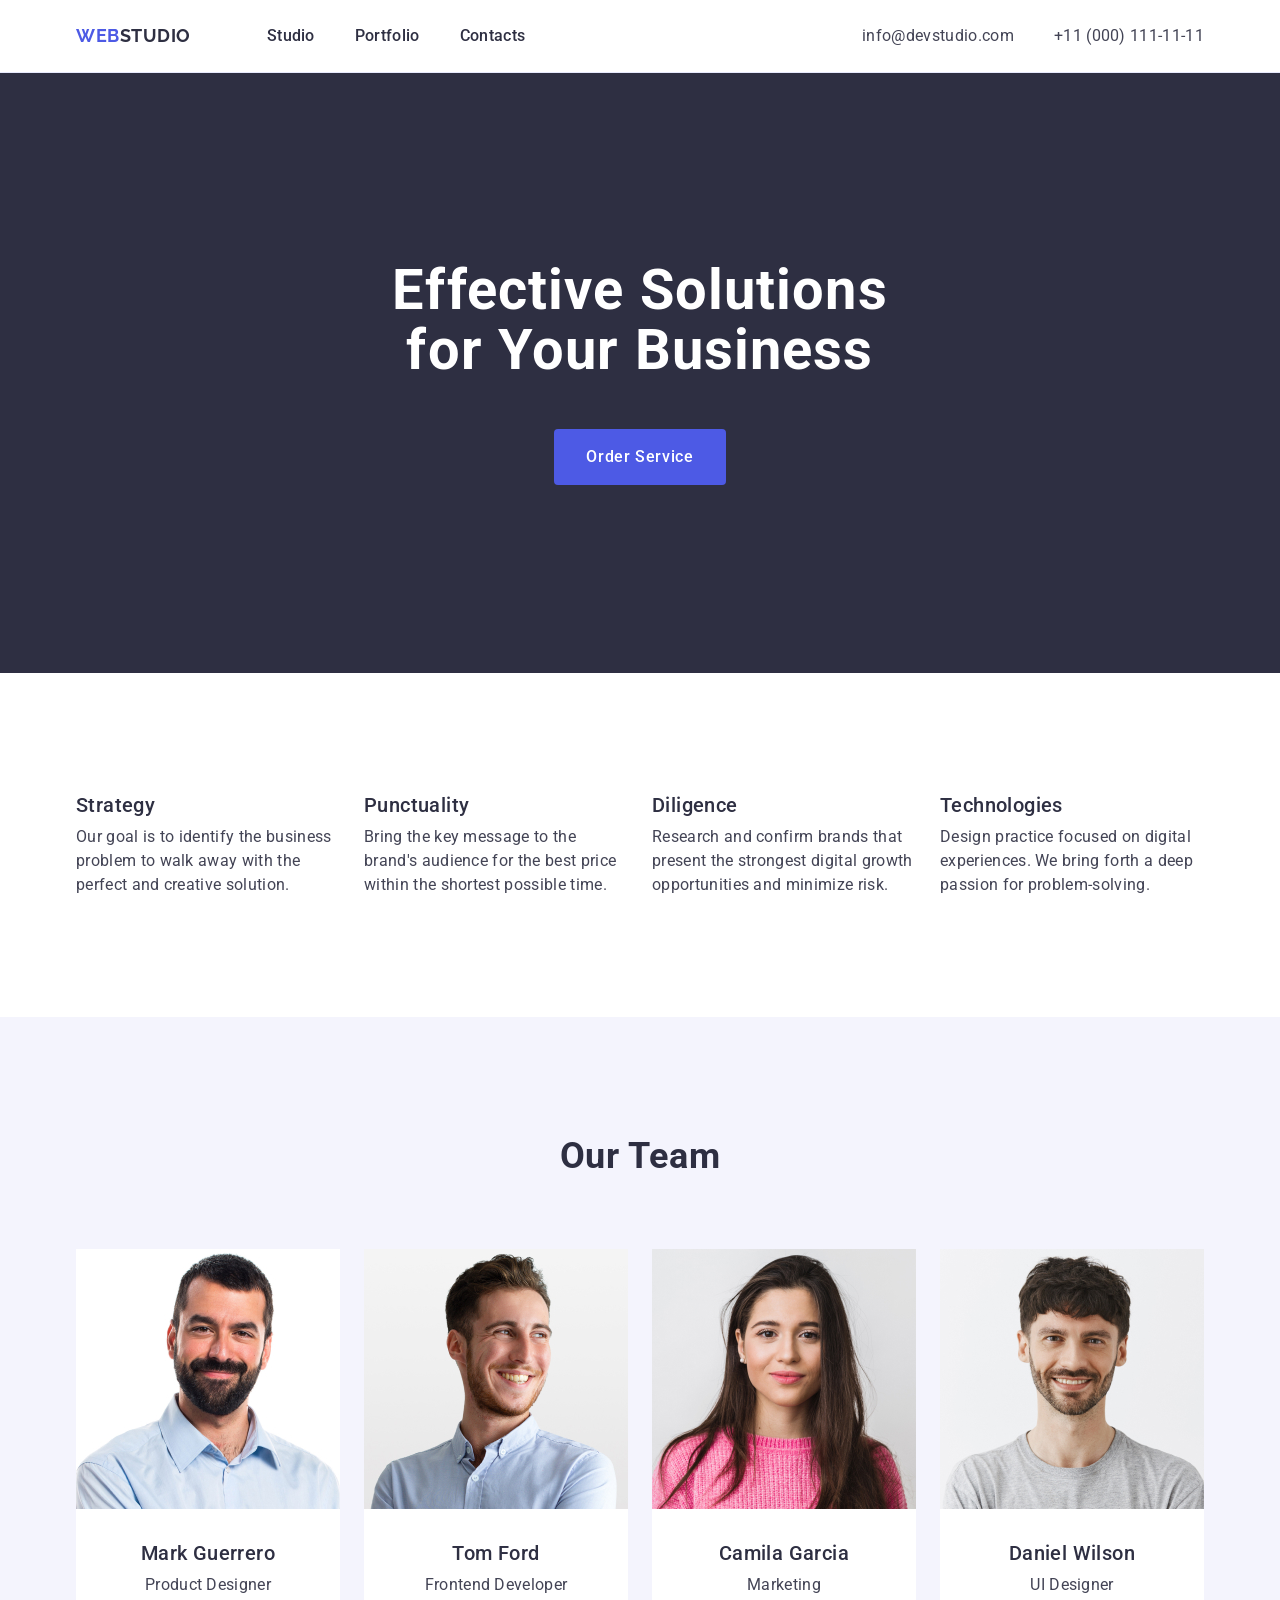
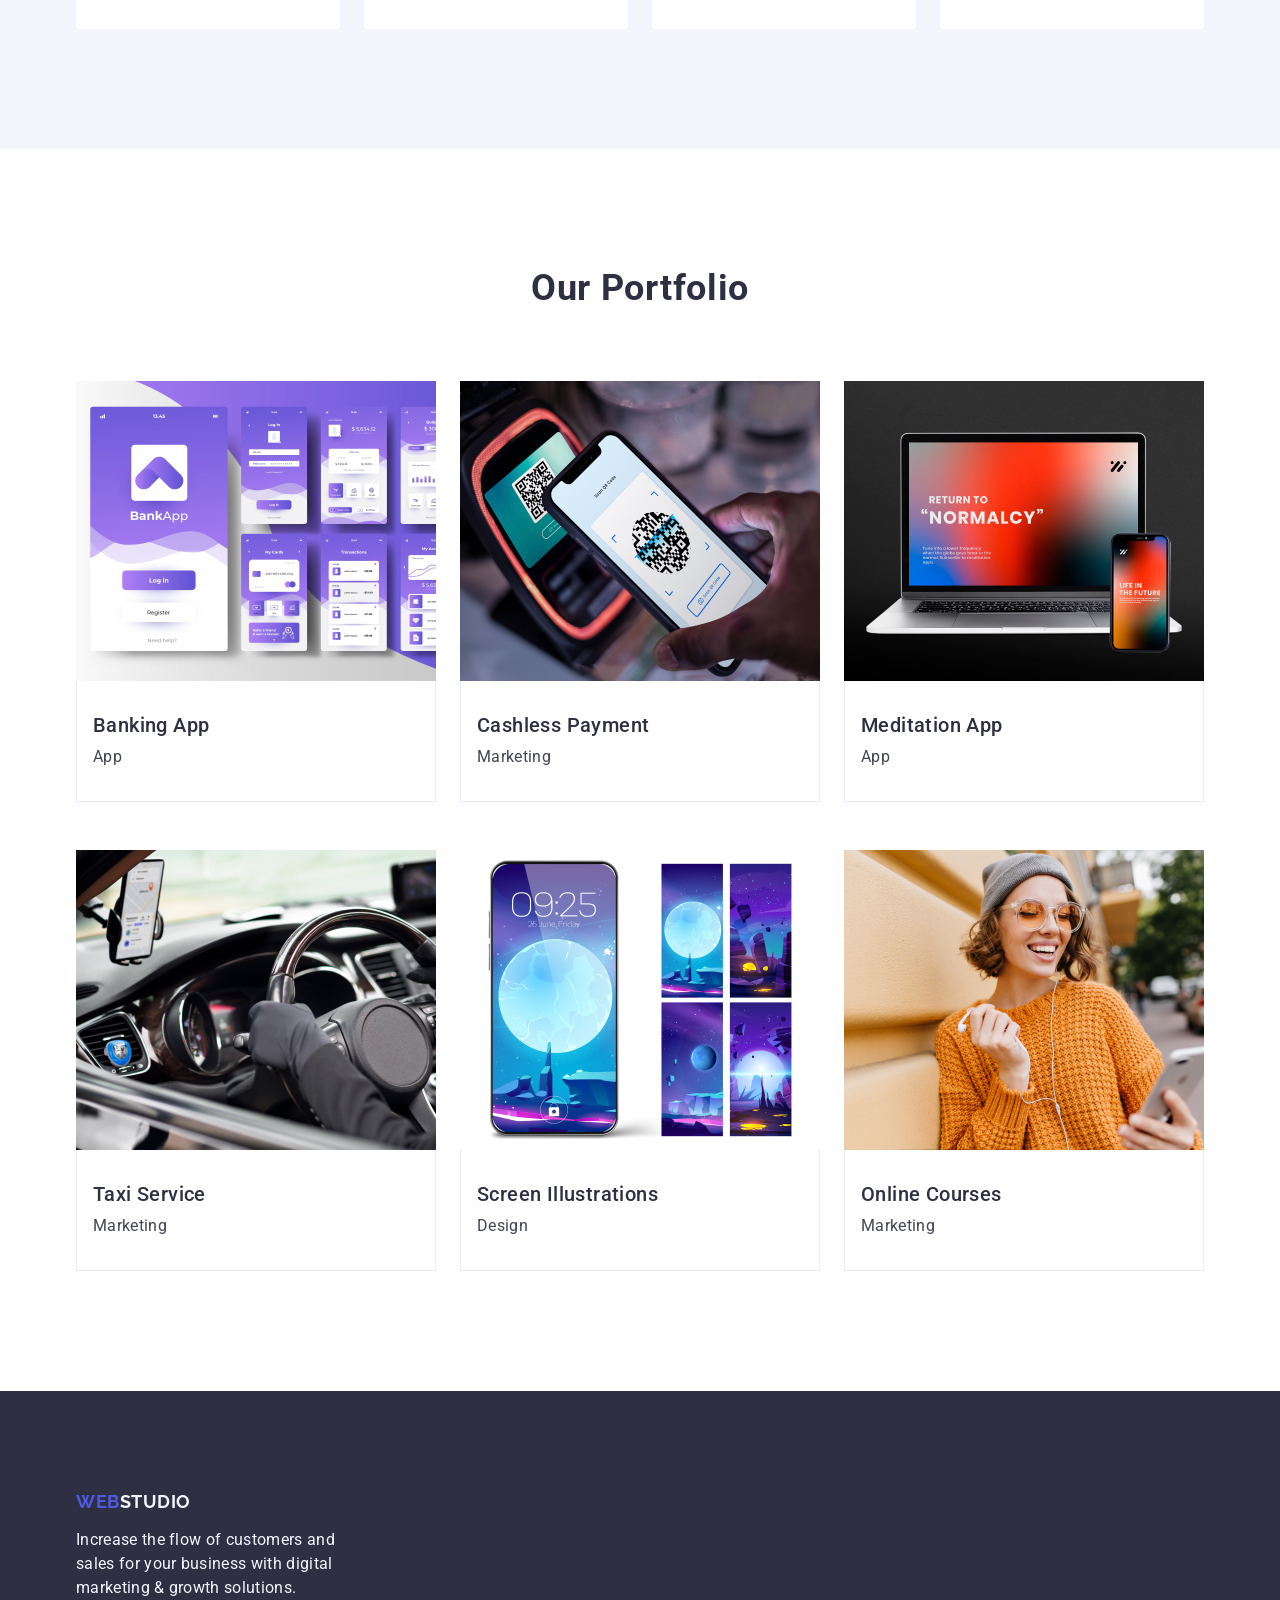
<file: index.html>
<!DOCTYPE html>
<html lang="en">

<head>
  <meta charset="UTF-8" />
  <meta name="viewport" content="width=device-width, initial-scale=1.0" />
  <title>Homework#3</title>
  <link rel="preconnect" href="https://fonts.googleapis.com">
  <link rel="preconnect" href="https://fonts.gstatic.com" crossorigin>
  <link href="https://fonts.googleapis.com/css2?family=Roboto:wght@400;500;700&display=swap" rel="stylesheet">
  <link rel="preconnect" href="https://fonts.googleapis.com">
  <link rel="preconnect" href="https://fonts.gstatic.com" crossorigin>
  <link href="https://fonts.googleapis.com/css2?family=Raleway:wght@700&display=swap" rel="stylesheet">
  <link rel="stylesheet" href="https://cdnjs.cloudflare.com/ajax/libs/modern-normalize/2.0.0/modern-normalize.min.css"
    integrity="sha512-4xo8blKMVCiXpTaLzQSLSw3KFOVPWhm/TRtuPVc4WG6kUgjH6J03IBuG7JZPkcWMxJ5huwaBpOpnwYElP/m6wg=="
    crossorigin="anonymous" referrerpolicy="no-referrer" />
  <link rel="stylesheet" href="./css/styles.css">
</head>

<body>
  <header class="header">
    <div class="container header-container">
      <nav class="header-navigation">
        <a class="header-logo" href="./index.html">Web<span class="header-logo-color">Studio</span></a>
        <ul class="header-menu-list">
          <li class="header-menu-item">
            <a class="header-menu-link" href="./index.html">Studio</a>
          </li>
          <li class="header-menu-item">
            <a class="header-menu-link" href="">Portfolio</a>
          </li>
          <li class="header-menu-item">
            <a class="header-menu-link" href="">Contacts</a>
          </li>
        </ul>
      </nav>
      <address class="header-address">
        <ul class="header-address-menu">
          <li class="header-address-mail">
            <a class="header-address-link" href="mailto:info@devstudio.com">info@devstudio.com</a>
          </li>
          <li class="header-address-tel">
            <a class="header-address-link" href="tel:+110001111111">+11 (000) 111-11-11</a>
          </li>
        </ul>
      </address>
    </div>
  </header>
  <main>
    <section class="hero">
      <div class="container">
        <h1 class="hero-title">Effective Solutions for Your Business</h1>
        <button class="hero-button" type="button">Order Service</button>
      </div>
    </section>
    <section class="work section">
      <div class="container">
        <h2 class="visually-hidden">Device</h2>
        <ul class="work-menu">
          <li class="work-menu-item">
            <h3 class="work-menu-title">Strategy</h3>
            <p class="work-menu-text">
              Our goal is to identify the business problem to walk away with the
              perfect and creative solution.
            </p>
          </li>
          <li class="work-menu-item">
            <h3 class="work-menu-title">Punctuality</h3>
            <p class="work-menu-text">
              Bring the key message to the brand's audience for the best price
              within the shortest possible time.
            </p>
          </li>
          <li class="work-menu-item">
            <h3 class="work-menu-title">Diligence</h3>
            <p class="work-menu-text">
              Research and confirm brands that present the strongest digital
              growth opportunities and minimize risk.
            </p>
          </li>
          <li class="work-menu-item">
            <h3 class="work-menu-title">Technologies</h3>
            <p class="work-menu-text">
              Design practice focused on digital experiences. We bring forth a
              deep passion for problem-solving.
            </p>
          </li>
        </ul>
      </div>
    </section>
    <section class="team section">
      <div class="container">
        <h2 class="team-subtitle">Our Team</h2>
        <ul class="team-menu">
          <li class="team-menu-list">
            <img class="team-menu-img" src="./images/mark1.jpg" alt="mark" width="264" />
            <div class="team-card-text">
              <h3 class="team-menu-title">Mark Guerrero</h3>
              <p class="team-menu-text">Product Designer</p>
            </div>
          </li>
          <li class="team-menu-list">
            <img class="team-menu-img" src="./images/tom2.jpg" alt="tom" width="264" />
            <div class="team-card-text">
              <h3 class="team-menu-title">Tom Ford</h3>
              <p class="team-menu-text">Frontend Developer</p>
            </div>
          </li>
          <li class="team-menu-list">
            <img class="team-menu-img" src="./images/camila3.jpg" alt="camila" width="264" />
            <div class="team-card-text">
              <h3 class="team-menu-title">Camila Garcia</h3>
              <p class="team-menu-text">Marketing</p>
            </div>
          </li>
          <li class="team-menu-list">
            <img class="team-menu-img" src="./images/daniel4.jpg" alt="daniel" width="264" />
            <div class="team-card-text">
              <h3 class="team-menu-title">Daniel Wilson</h3>
              <p class="team-menu-text">UI Designer</p>
            </div>
          </li>
        </ul>
      </div>
    </section>
    <section class="portfolio section">
      <div class="container">
        <h2 class="portfolio-subtitle">Our Portfolio</h2>
        <ul class="portfolio-menu">
          <li class="portfolio-menu-list">
            <img class="portfolio-menu-img" src="./images/image1.jpg" alt="app" width="360">
            <div class="portfolio-menu-box">
              <h3 class="portfolio-menu-title">Banking App</h3>
              <p class="portfolio-menu-text">App</p>
            </div>
          </li>
          <li class="portfolio-menu-list">
            <img class="portfolio-menu-img" src="./images/image2.jpg" alt="marketing" width="360">
            <div class="portfolio-menu-box">
              <h3 class="portfolio-menu-title">Cashless Payment</h3>
              <p class="portfolio-menu-text">Marketing</p>
            </div>
          </li>
          <li class="portfolio-menu-list">
            <img class="portfolio-menu-img" src="./images/image3.jpg" alt="app" width="360">
            <div class="portfolio-menu-box">
              <h3 class="portfolio-menu-title">Meditation App</h3>
              <p class="portfolio-menu-text">App</p>
            </div>
          </li>
          <li class="portfolio-menu-list">
            <img class="portfolio-menu-img" src="./images/image4.jpg" alt="marketing" width="360">
            <div class="portfolio-menu-box">
              <h3 class="portfolio-menu-title">Taxi Service</h3>
              <p class="portfolio-menu-text">Marketing</p>
            </div>
          </li>
          <li class="portfolio-menu-list">
            <img class="portfolio-menu-img" src="./images/image5.jpg" alt="design" width="360">
            <div class="portfolio-menu-box">
              <h3 class="portfolio-menu-title">Screen Illustrations</h3>
              <p class="portfolio-menu-text">Design</p>
            </div>
          </li>
          <li class="portfolio-menu-list">
            <img class="portfolio-menu-img" src="./images/image6.jpg" alt="marketing" width="360">
            <div class="portfolio-menu-box">
              <h3 class="portfolio-menu-title">Online Courses</h3>
              <p class="portfolio-menu-text">Marketing</p>
            </div>
          </li>
        </ul>
      </div>
    </section>
  </main>
  <footer class="footer">
    <div class="container">
      <a class="footer-logo" href="./index.html">Web<span class="footer-logo-color">Studio</span></a>
      <p class="footer-text">
        Increase the flow of customers and sales for your business with digital
        marketing & growth solutions.
      </p>
    </div>
  </footer>
</body>

</html>
</file>
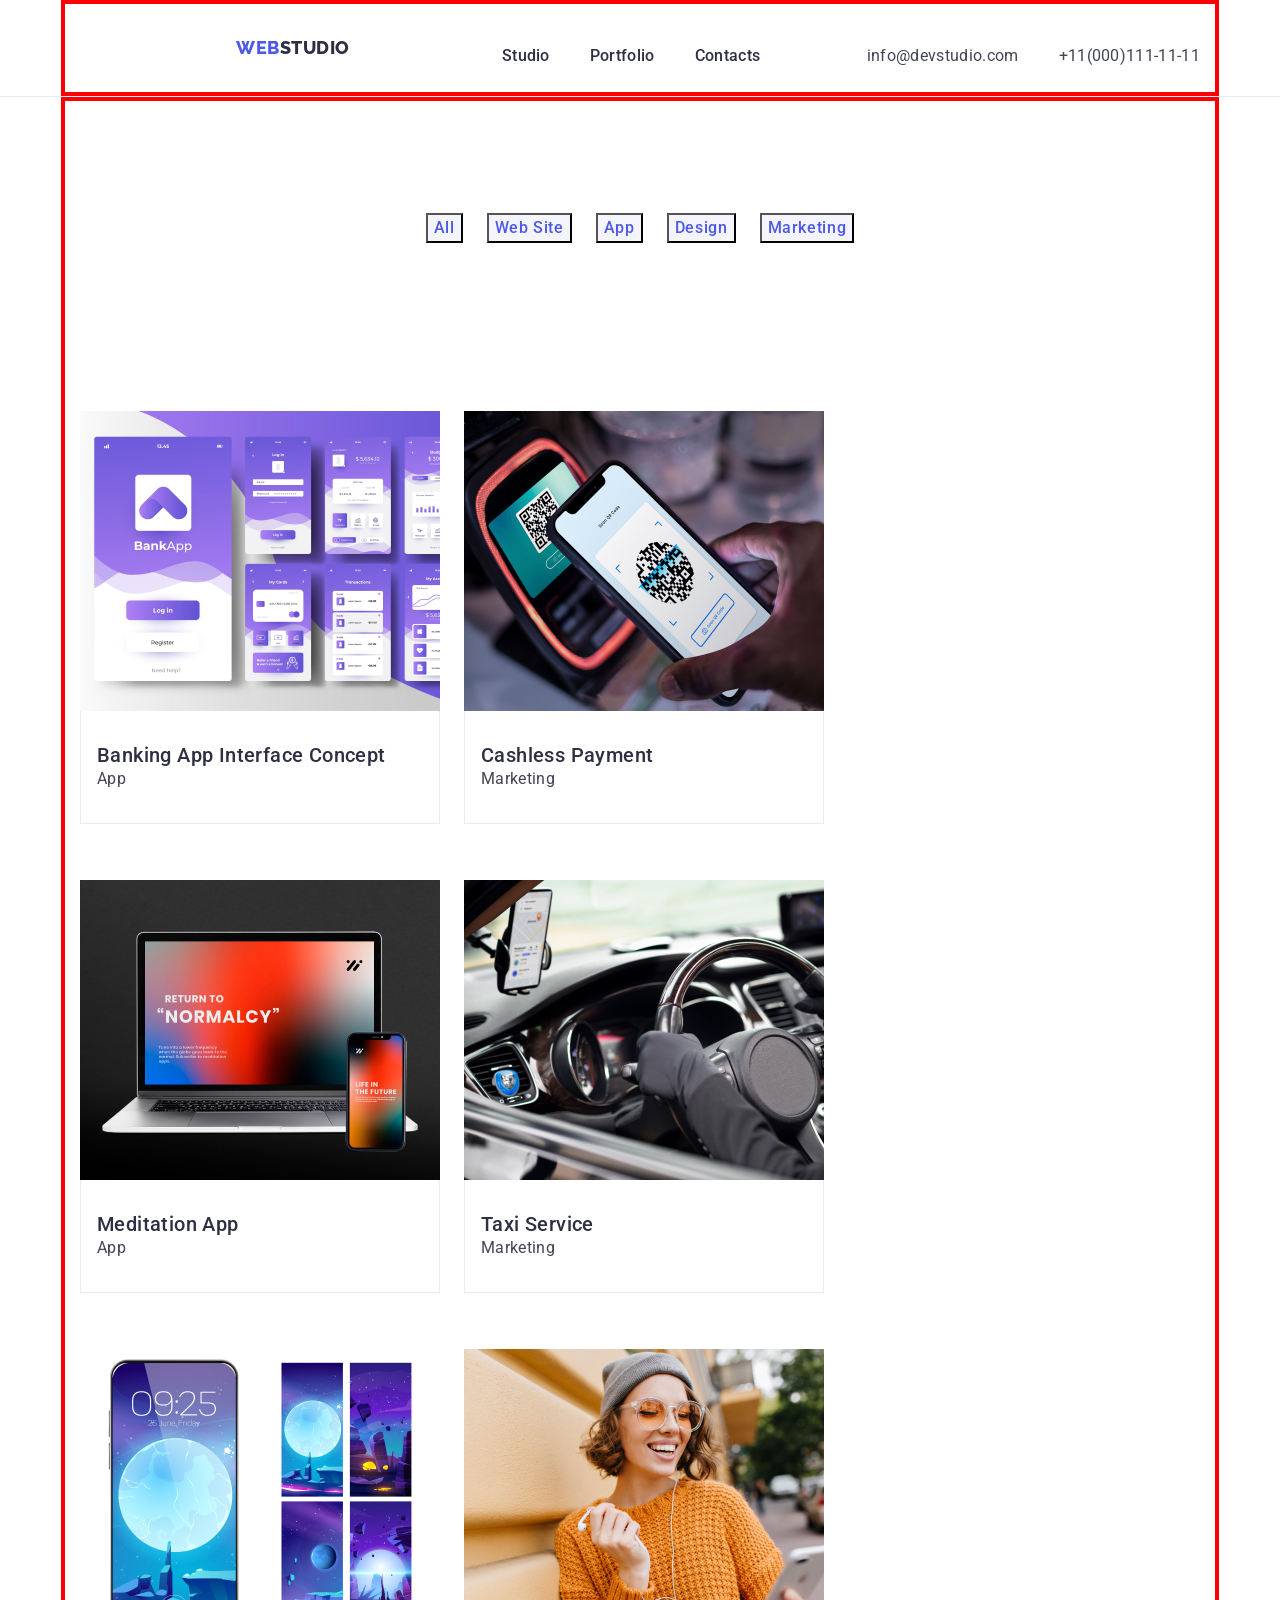
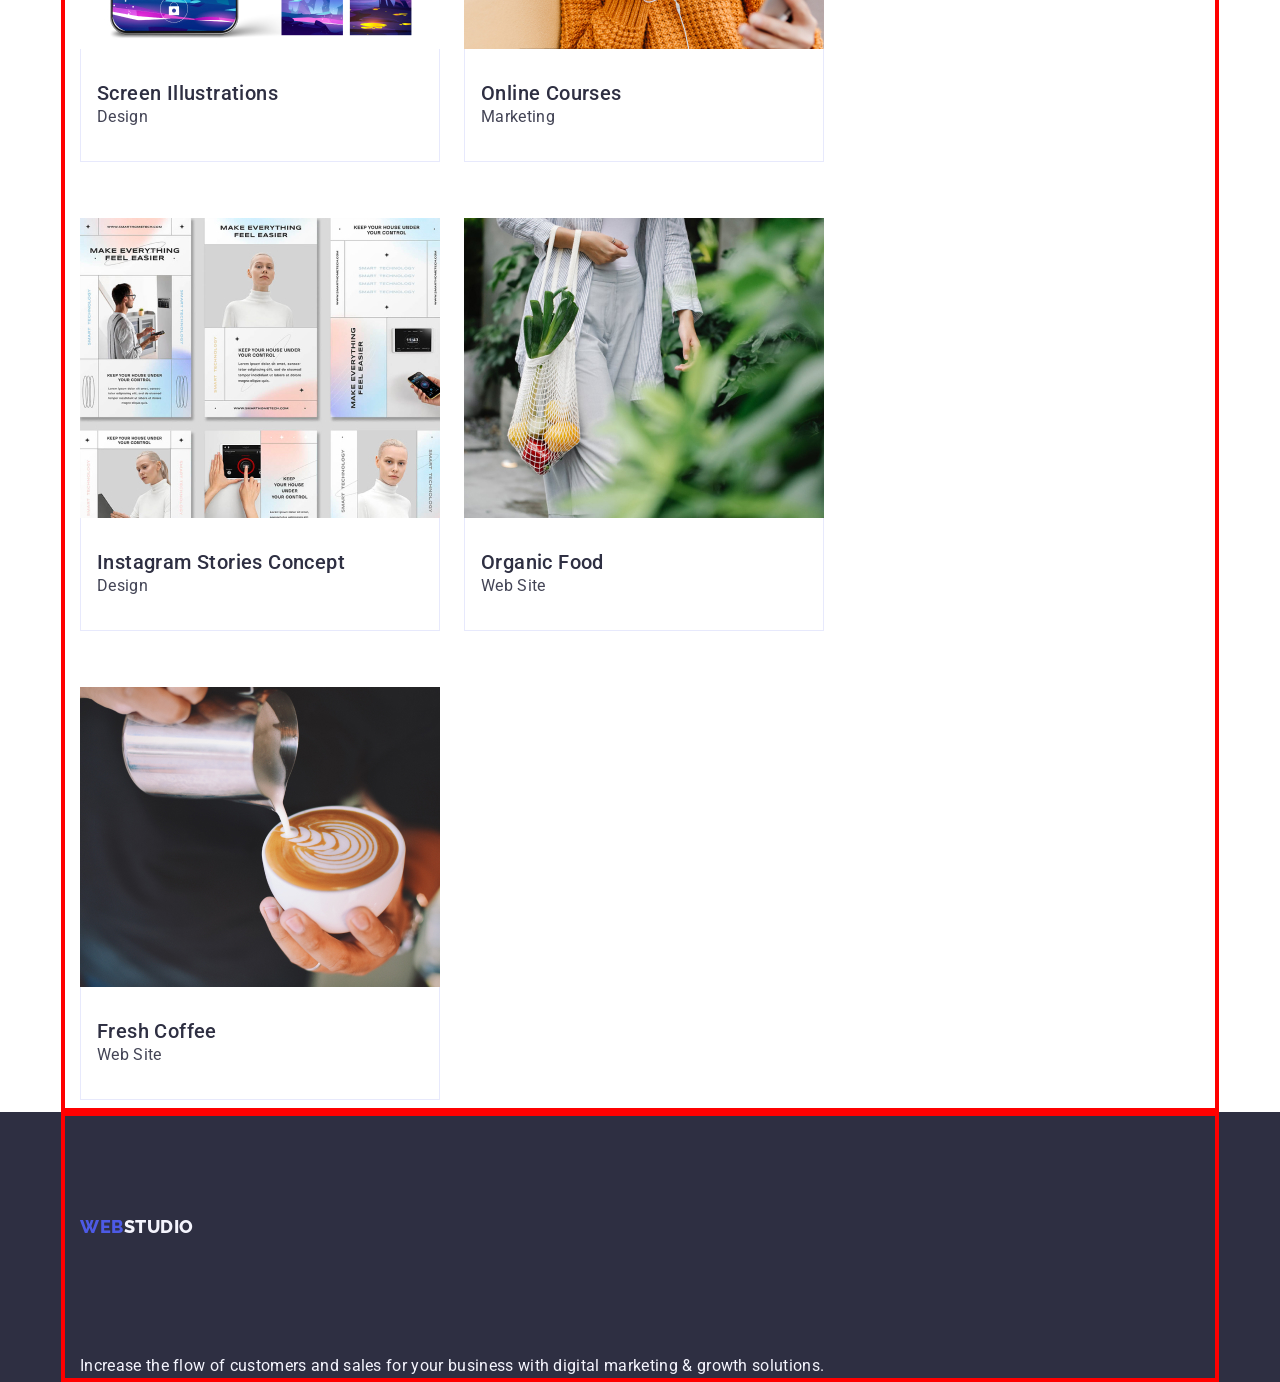
<file: portfolio.html>
<!DOCTYPE html>
<html lang="en">
  <head>
    <meta charset="UTF-8" />
    <meta name="viewport" content="width=device-width, initial-scale=1.0" />
    <title>Portfolio</title>
    <link rel="preconnect" href="https://fonts.googleapis.com" />
    <link rel="preconnect" href="https://fonts.gstatic.com" crossorigin />
    <link
      href="https://fonts.googleapis.com/css2?family=Raleway:wght@800&display=swap"
      rel="stylesheet"
    />
    <link rel="preconnect" href="https://fonts.googleapis.com" />
    <link rel="preconnect" href="https://fonts.gstatic.com" crossorigin />
    <link
      href="https://fonts.googleapis.com/css2?family=Montserrat:wght@400;700&family=Roboto:wght@400;500;700;900&display=swap"
      rel="stylesheet"
    />
    <link
      rel="stylesheet"
      href="https://cdnjs.cloudflare.com/ajax/libs/modern-normalize/2.0.0/modern-normalize.min.css"
      integrity="sha512-4xo8blKMVCiXpTaLzQSLSw3KFOVPWhm/TRtuPVc4WG6kUgjH6J03IBuG7JZPkcWMxJ5huwaBpOpnwYElP/m6wg=="
      crossorigin="anonymous"
      referrerpolicy="no-referrer"
    />
    <link rel="stylesheet" href="./css/style.css" />
  </head>
  <body class="main-pages">
    <header class="header">
      <div class="container header-container">
        <nav class="header-navigation">
          <a class="header-logo link" href="./index.html"
            >WEB<span class="header-logo-studio">Studio</span>
          </a>
          <ul class="header-menu list">
            <li class="header-menu-item">
              <a class="header-menu-link link" href="./index.html">Studio</a>
            </li>
            <li class="header-menu-item">
              <a class="header-menu-link link" href="./portfolio.html"
                >Portfolio</a
              >
            </li>
            <li class="header-menu-item">
              <a class="header-menu-link link" href="">Contacts</a>
            </li>
          </ul>
        </nav>
        <address class="address">
          <ul class="address-list list">
            <li class="address-list-item">
              <a
                class="address-list-link link"
                href="mailto:info@devstudio.comlink"
                >info@devstudio.com</a
              >
            </li>
            <li class="address-list-item">
              <a class="address-list-link link" href="tel:+110001111111link"
                >+11(000)111-11-11</a
              >
            </li>
          </ul>
        </address>
      </div>
    </header>
    <main>
      <section>
        <div class="container">
          <h1 class="visually-hidden">buttons</h1>
          <ul class="button link list">
            <li class="button-item">
              <button class="button-all" type="button">All</button>
            </li>
            <li class="button-item">
              <button class="button-all" type="button">Web Site</button>
            </li>
            <li class="button-item">
              <button class="button-all" type="button">App</button>
            </li>
            <li class="button-item">
              <button class="button-all" type="button">Design</button>
            </li>
            <li class="button-item">
              <button class="button-all" type="button">Marketing</button>
            </li>
          </ul>

          <ul class="info-father-name list link">
            <li class="info-img">
              <a class="info-img-link link">
                <img
                  src="./images/image1.jpg"
                  alt="app"
                  width="360"
                  height="300"
                />
                <div class="info-name-text">
                  <h2 class="info-name">Banking App Interface Concept</h2>
                  <p class="info-next-link">App</p>
                </div>
              </a>
            </li>
            <li class="info-img">
              <a class="info-img-link link">
                <img
                  src="./images/image2.jpg"
                  alt="marketing"
                  width="360"
                  height="300"
                />
                <div class="info-name-text">
                  <h2 class="info-name">Cashless Payment</h2>
                  <p class="info-next-link">Marketing</p>
                </div>
              </a>
            </li>
            <li class="info-img">
              <a class="info-img-link link">
                <img
                  src="./images/image3.jpg"
                  alt="app"
                  width="360"
                  height="300"
                />
                <div class="info-name-text">
                  <h2 class="info-name">Meditation App</h2>
                  <p class="info-next-link">App</p>
                </div>
              </a>
            </li>
            <li class="info-img">
              <a class="info-img-link link">
                <img
                  src="./images/image4.jpg"
                  alt="marketing"
                  width="360"
                  height="300"
                />
                <div class="info-name-text">
                  <h2 class="info-name">Taxi Service</h2>
                  <p class="info-next-link">Marketing</p>
                </div>
              </a>
            </li>
            <li class="info-img">
              <a class="info-img-link link">
                <img
                  src="./images/image5.jpg"
                  alt="design"
                  width="360"
                  height="300"
                />
                <div class="info-name-text">
                  <h2 class="info-name">Screen Illustrations</h2>
                  <p class="info-next-link">Design</p>
                </div>
              </a>
            </li>
            <li class="info-img">
              <a class="info-img-link link">
                <img
                  src="./images/image6.jpg"
                  alt="marketing"
                  width="360"
                  height="300"
                />
                <div class="info-name-text">
                  <h2 class="info-name">Online Courses</h2>
                  <p class="info-next-link">Marketing</p>
                </div>
              </a>
            </li>
            <li class="info-img">
              <a class="info-img-link link">
                <img
                  src="./images/image7.jpg"
                  alt="design"
                  width="360"
                  height="300"
                />
                <div class="info-name-text">
                  <h2 class="info-name">Instagram Stories Concept</h2>
                  <p class="info-next-link">Design</p>
                </div>
              </a>
            </li>
            <li class="info-img">
              <a class="info-img-link link">
                <img
                  src="./images/image8.jpg"
                  alt="web site"
                  width="360"
                  height="300"
                />
                <div class="info-name-text">
                  <h2 class="info-name">Organic Food</h2>
                  <p class="info-next-link">Web Site</p>
                </div>
              </a>
            </li>
            <li class="info-img">
              <a class="info-img-link link">
                <img
                  src="./images/image9.jpg"
                  alt="web site"
                  width="360"
                  height="300"
                />
                <div class="info-name-text">
                  <h2 class="info-name">Fresh Coffee</h2>
                  <p class="info-next-link">Web Site</p>
                </div>
              </a>
            </li>
          </ul>
        </div>
      </section>
    </main>
    <footer class="footer">
      <div class="container">
        <a class="footer-logo link" href="./index.html"
          >Web<span class="footer-logo-studio">Studio</span>
        </a>
        <p class="footer-text">
          Increase the flow of customers and sales for your business with
          digital marketing & growth solutions.
        </p>
      </div>
    </footer>
  </body>
</html>
</file>
<file: css/styles.css>
body {
  font-family: "Roboto", sans-serif;
  background-color: #ffffff;
  color: #434455;
}

/*--------------- Reset------------------ */

ul,
ol {
  list-style-type: none;
  margin: 0;
  padding: 0;
}

h1,
h2,
h3,
h4,
h5,
h6,
p {
  margin: 0;
}

a {
  text-decoration: none;
}

.visually-hidden {
  position: absolute;
  width: 1px;
  height: 1px;
  margin: -1px;
  border: 0;
  padding: 0;
  white-space: nowrap;
  clip-path: inset(100%);
  clip: rect(0 0 0 0);
  overflow: hidden;
}

img {
  display: block;
}

.container {
  max-width: 1158px;
  padding: 0 15px;
  margin: 0 auto;
}

button {
  cursor: pointer;
}

/*--------------- Header------------------ */

.header {
  border-bottom: 1px solid #e7e9fc;
}

.header-container {
  display: flex;
  align-items: center;
}

.header-navigation {
  display: flex;
  align-items: center;
}

.header-logo {
  font-family: "Raleway", sans-serif;
  font-weight: 700;
  font-size: 18px;
  line-height: 1.17;
  letter-spacing: 0.03em;
  text-transform: uppercase;
  color: #4d5ae5;
  padding: 24px 0;
  margin-right: 76px;
}

.header-logo-color {
  font-family: "Raleway", sans-serif;
  font-weight: 700;
  font-size: 18px;
  line-height: 1.17;
  letter-spacing: 0.03em;
  text-transform: uppercase;
  color: #2e2f42;
}

.header-menu-list {
  display: flex;
  align-items: center;
  gap: 40px;
}

.header-menu-item {
  font-weight: 500;
  font-size: 16px;
  line-height: 1.5;
  letter-spacing: 0.02em;
  color: #2e2f42;
}

.header-menu-link {
  display: block;
  padding: 24px 0;
  font-weight: 500;
  font-size: 16px;
  line-height: 1.5;
  letter-spacing: 0.02em;
  color: #2e2f42;
}

.header-menu-link:hover {
  color: #404bbf;
}

.header-menu-link:focus {
  color: #404bbf;
}

.header-address {
  font-style: normal;
  margin-left: auto;
}

.header-address-menu {
  font-size: 16px;
  line-height: 1.5;
  letter-spacing: 0.02em;
  color: #434455;
  display: flex;
  align-items: center;
  gap: 40px;
}

.header-address-mail {
}

.header-address-link {
  display: block;
  padding: 24px 0;
  font-weight: 400;
  font-size: 16px;
  line-height: 1.5;
  letter-spacing: 0.02em;
  color: #434455;
}

.header-address-link:hover,
.header-address-tel {
  color: #404bbf;
}

.header-address-link:focus,
.header-address-tel {
  color: #404bbf;
}

.header-address-tel {
  font-weight: 400;
  font-size: 16px;
  line-height: 1.5;
  letter-spacing: 0.02em;
  color: #434455;
}

/* ---------------------------------------- */

/*------------------ Main------------------ */

/*--------------- Section hero-------------- */
.hero {
  background: #2e2f42;
  padding: 188px 0;
}

.hero-title {
  font-weight: 700;
  font-size: 56px;
  line-height: 1.07;
  letter-spacing: 0.02em;
  color: #fff;
  max-width: 496px;
  text-align: center;
  margin: 0 auto 48px auto;
}

.hero-button {
  font-weight: 500;
  font-size: 16px;
  line-height: 1.5;
  letter-spacing: 0.04em;
  background-color: #4d5ae5;
  color: #fff;
  border-radius: 4px;
  border: none;
  margin: 0 auto;
  display: block;
  padding: 16px 32px;
  min-width: 169px;
}

.hero-button:hover {
  background-color: #404bbf;
}

.hero-button:focus {
  background-color: #404bbf;
}

/*-------------- Section work---------------- */

.section {
  padding: 120px 0px;
}

.work {
}

.work-menu {
  display: flex;
  gap: 24px;
}

.work-menu-item {
  width: calc((100% - 3 * 24px) / 4);
}

.work-menu-title {
  font-weight: 500;
  font-size: 20px;
  line-height: 1.2;
  letter-spacing: 0.02em;
  color: #2e2f42;
  display: block;
  margin-bottom: 8px;
}

.work-menu-text {
  font-size: 16px;
  line-height: 1.5;
  letter-spacing: 0.02em;
  color: #434455;
  display: block;
}

/*-------------- Section team---------------- */

.team {
  background: #f4f4fd;
}

.team-subtitle {
  font-weight: 700;
  font-size: 36px;
  line-height: 1.11;
  letter-spacing: 0.02em;
  color: #2e2f42;
  text-align: center;
  text-transform: capitalize;
  margin-bottom: 72px;
}

.team-menu {
  display: flex;
  align-items: center;
  justify-content: center;
  gap: 24px;
}

.team-menu-list {
  background-color: #ffffff;
  width: calc((100% - 3 * 24px) / 4);
  border-radius: 0px 0px 4px 4px;
}

.team-menu-img {
}

.team-menu-title {
  font-weight: 500;
  font-size: 20px;
  line-height: 1.2;
  letter-spacing: 0.02em;
  color: #2e2f42;
  display: block;
  margin-bottom: 8px;
}

.team-card-text {
  text-align: center;
  padding: 32px 0;
}

.team-menu-text {
  font-size: 16px;
  line-height: 1.5;
  letter-spacing: 0.02em;
  color: #434455;
  display: block;
}

/*----------------- Section portfolio------------- */

.portfolio {
}

.portfolio-subtitle {
  font-size: 36px;
  line-height: 1.11;
  letter-spacing: 0.02em;
  color: #2e2f42;
  text-align: center;
  text-transform: capitalize;
  margin-bottom: 72px;
}

.portfolio-menu {
  display: flex;
  gap: 48px 24px;
  flex-wrap: wrap;
}

.portfolio-menu-list {
  width: calc((100% - 2 * 24px) / 3);
}

.portfolio-menu-img {
  background: #fff;
}

.portfolio-menu-box {
  border-bottom: 1px solid #e7e9fc;
  border-left: 1px solid #e7e9fc;
  border-right: 1px solid #e7e9fc;
  padding: 32px 16px;
}

.portfolio-menu-title {
  font-weight: 500;
  font-size: 20px;
  line-height: 1.2;
  letter-spacing: 0.02em;
  color: #2e2f42;

  margin-bottom: 8px;
}

.portfolio-menu-text {
  font-size: 16px;
  line-height: 1.5;
  letter-spacing: 0.02em;
  color: #434455;
}

/* ------------------------------------------------ */

/*------------------ Section footer---------------- */

.footer {
  background: #2e2f42;
  padding: 100px 0;
}

.footer-logo {
  font-family: "Raleway", sans-serif;
  font-weight: 700;
  font-size: 18px;
  line-height: 1.17;
  letter-spacing: 0.03em;
  text-transform: uppercase;
  color: #4d5ae5;
  display: inline-block;
  margin-bottom: 16px;
}

.footer-logo-color {
  font-weight: 700;
  font-size: 18px;
  line-height: 1.17;
  letter-spacing: 0.03em;
  color: #f4f4fd;
}

.footer-text {
  font-size: 16px;
  line-height: 1.5;
  letter-spacing: 0.02em;
  color: #f4f4fd;
  max-width: 264px;
}

/* ------------------------------------------------ */
</file>
<file: css/style.css>
/* Main Pager */
.body {
  background-color: #ffffff;
  font-family: "Roboto", sans-serif;
  color: #434455;
  background-color: var(--background-color-white);
  text-decoration: none;
  margin: 0;
}
:root {
  --color-iris: #4d5ae5;
  --color-ocean: #404bbf;
  --color-navy-blue: #2e2f42;
  --color-green: #31d0aa;
  --color-slate: #434455;
  --color-light-slate: #8e8f99;
  --color-cornflower: #e7e9fc;
  --color-cloud: #f4f4fd;
  --color-navy-blue-modal: #2e2f42;
  --color-grey: #2e2f42;
  --color-white: #ffffff;
  --color-dairy: #fcfcfc;
}
.main-pages {
  font-family: "Roboto", sans-serif;
  color: #434455;
  background-color: white;
  text-decoration: none;
}
/*  Reset  */
p,
h1,
h2,
h3,
h4,
h5,
h6 {
  margin: 0;
  margin-bottom: 0;
}
ul {
  padding-left: 0;
  padding-top: 0;
  margin-bottom: 0;
}
img {
  display: block;
  max-width: 100%;
  height: auto;
}
.visually-hidden {
  position: absolute;
  width: 1px;
  height: 1px;
  margin: -1px;
  border: 0;
  padding: 0;
  white-space: nowrap;
  clip-path: inset(100%);
  clip: rect(0 0 0 0);
  overflow: hidden;
}

.container {
  width: 100%;
  max-width: 1158px;
  margin: 0 auto;
  border: 4px solid red;
  padding: 0 15px 0 15px;
}

/*  Header  */

.header-logo {
  color: #4d5ae5;
  font-family: "Raleway", sans-serif;
  font-size: 18px;
  font-weight: 800;
  line-height: 1.17; /* 116.667% */
  letter-spacing: 0.03em;
  text-transform: uppercase;
  margin-right: 76px;
  margin-left: 156px;
}

.header-logo-studio {
  color: #2e2f42;
  font-family: Raleway;
  font-size: 18px;
  font-weight: 800;
  line-height: 1.17; /* 116.667% */
  letter-spacing: 0.03em;
}
.header-menu-link {
  color: #2e2f42;
  font-family: Roboto;
  font-size: 16px;
  font-weight: 500;
  line-height: 1.5; /* 150% */
  letter-spacing: 0.02em;
  padding: 24px 0;
}
.header-menu {
  display: flex;
  gap: 40px;
}
.header-navigation {
  display: flex;
  align-items: center;
  gap: 76px;
}
.header-container {
  display: flex;
}
.header-menu-link:hover {
  color: #404bbf;
}
.header-menu-link:focus {
  color: #404bbf;
}
.header {
  font-style: normal;
  border-bottom: 1px solid #e7e9fc;
}
.address-list {
  display: flex;
  padding: 24px 0;
}
.address {
  font-style: normal;
  margin-left: auto;
}
.address-list-link {
  color: #434455;
  font-size: 16px;
  line-height: 1.5;
  letter-spacing: 0.02em;
  padding: 24px 0;
}
.address-list {
  gap: 40px;
}

.address-list-link:hover {
  color: #404bbf;
}
.address-list-link:focus {
  color: #404bbf;
}
/*    Main Section      */
.hero {
  color: #2e2f42;
}
.hero-wrap {
  background: #2e2f42;
  margin: 0 auto;
  padding: 188px 0 188px;
}
.hero-title-name {
  color: #fff;
  font-size: 56px;
  line-height: 1.07; /* 60/56 */
  letter-spacing: 0.02em;
  margin-bottom: 48px;
  height: 120px;
  max-width: 496px;
  margin: 0 auto 48px auto;
}
.hero-button-name {
  color: #fff;
  cursor: pointer;
  background-color: #4d5ae5;
  font-family: "Roboto", sans-serif;
  font-size: 16px;
  font-weight: 500;
  line-height: 1.5;
  letter-spacing: 0.04em;
  min-width: 169px;
  height: 56px;
  border: none;
  border-radius: 4px;
  cursor: pointer;
  display: block;
  margin: 0 auto 48px auto;
}
.hero-button:hover {
  background-color: #404bbf;
}
.hero-button:focus {
  background-color: #404bbf;
}
.solution-work-title {
  display: flex;
  align-items: center;
  padding: 120px 0;
  gap: 24px;
  margin-left: 156px;
  margin-right: 156px;
  flex-basis: calc((100% - 3 * 24px) / 4);
}
.solution-wort-title {
  font-weight: 500;
  font-size: 20px;
  line-height: 1.2;
  letter-spacing: 0.02em;
  color: #2e2f42;
  margin-bottom: 8px;
}
.solution-wort-list {
  font-size: 16px;
  line-height: 1.5;
  letter-spacing: 0.02em;
}

.section-title-link {
  font-size: 36px;
  font-style: normal;
  line-height: 1.11;
  letter-spacing: 0.02em;
  text-transform: capitalize;
  text-align: center;
  color: #2e2f42;
  margin-bottom: 72px;
}
.section-title-lost {
  padding-bottom: 120px;
  display: flex;
  gap: 24px;
  flex-basis: calc((100% - 3 * 16px) / 3);
}
/*    Our Team       */

.section-team {
  background: #f4f4fd;
}
.team-title-log {
  color: #2e2f42;
  text-align: center;
  font-size: 36px;
  font-weight: 500;
  line-height: 1.11;
  letter-spacing: 0.02em;
  text-transform: capitalize;
  margin-top: 120px;
}
.section-team-work {
  padding-top: 120px;
  padding-bottom: 120px;
  display: flex;
  gap: 24px;
  flex-basis: calc((100% - 72px) / 4);
  border-radius: 0px 0px 4px 4px;
}
.section-team-title {
  background: #fff;
}
.team-title-text {
  line-height: 1.5;
  letter-spacing: 0.02em;
  text-align: center;
}
.team-title-pog {
  font-weight: 500;
  font-size: 20px;
  line-height: 1.2;
  letter-spacing: 0.02em;
  color: #2e2f42;
  text-align: center;
  margin-bottom: 8px;
}
.team-work-title {
  padding-top: 32px;
  padding-bottom: 32px;
}

/*    Footer       */
.footer {
  background: #2e2f42;
}
.footer-logo {
  color: #4d5ae5;
  font-family: "Raleway", sans-serif;
  font-size: 18px;
  font-weight: 800;
  line-height: 1.17;
  letter-spacing: 0.54px;
  text-transform: uppercase;
  display: inline-block;
  margin-bottom: 16px;
  padding: 100px 0;
}
.footer-logo-studio {
  color: #f4f4fd;
  font-family: Raleway;
  font-size: 18px;
  font-weight: 800;
  line-height: 1.16;
  letter-spacing: 0.54px;
  text-transform: uppercase;
}
.footer-text {
  color: #f4f4fd;
  font-size: 16px;
  font-weight: 400;
  line-height: 24px; /* 150% */
  letter-spacing: 0.32px;
}
/*    Next      */
.link {
  text-decoration: none;
}

.list {
  list-style-type: none;
}
/*   Portfolio     */

.button {
  display: flex;
  gap: 24px;
  padding: 96px;
  justify-content: center;
  margin-bottom: 72px;
}

.button-all {
  color: #4d5ae5;
  text-align: center;
  font-size: 16px;
  font-weight: 500;
  line-height: 24px; /* 150% */
  letter-spacing: 0.04em;
  font-family: "Roboto", sans-serif;
  background-color: #f4f4fd;
  cursor: pointer;
}
.info-father-name {
  display: flex;
  flex-wrap: wrap;
  column-gap: 24px;
  row-gap: 48px;
}
.section-button-list {
  font-family: "Roboto", sans-serif;
  font-weight: 500;
  font-size: 20px;
  line-height: 1.2;
  letter-spacing: 0.02em;
  color: #2e2f42;
}
.button-all:hover {
  color: #ffffff;
  background-color: #404bbf;
}
.button-all:focus {
  color: #ffffff;
  background-color: #404bbf;
}
.info-name {
  color: #2e2f42;
  font-size: 20px;
  font-weight: 500;
  line-height: 1.2;
  letter-spacing: 0.02em;
}
.info-next-link {
  color: #434455;
  font-size: 16px;
  line-height: 1.5;
  letter-spacing: 0.02em;
  width: calc((100% - 48px) / 3);
}
.info-name-text {
  padding: 32px 16px;
  border: 1px solid #e7e9fc;
  border-top: none;
  margin-bottom: 8px;
}
</file>
